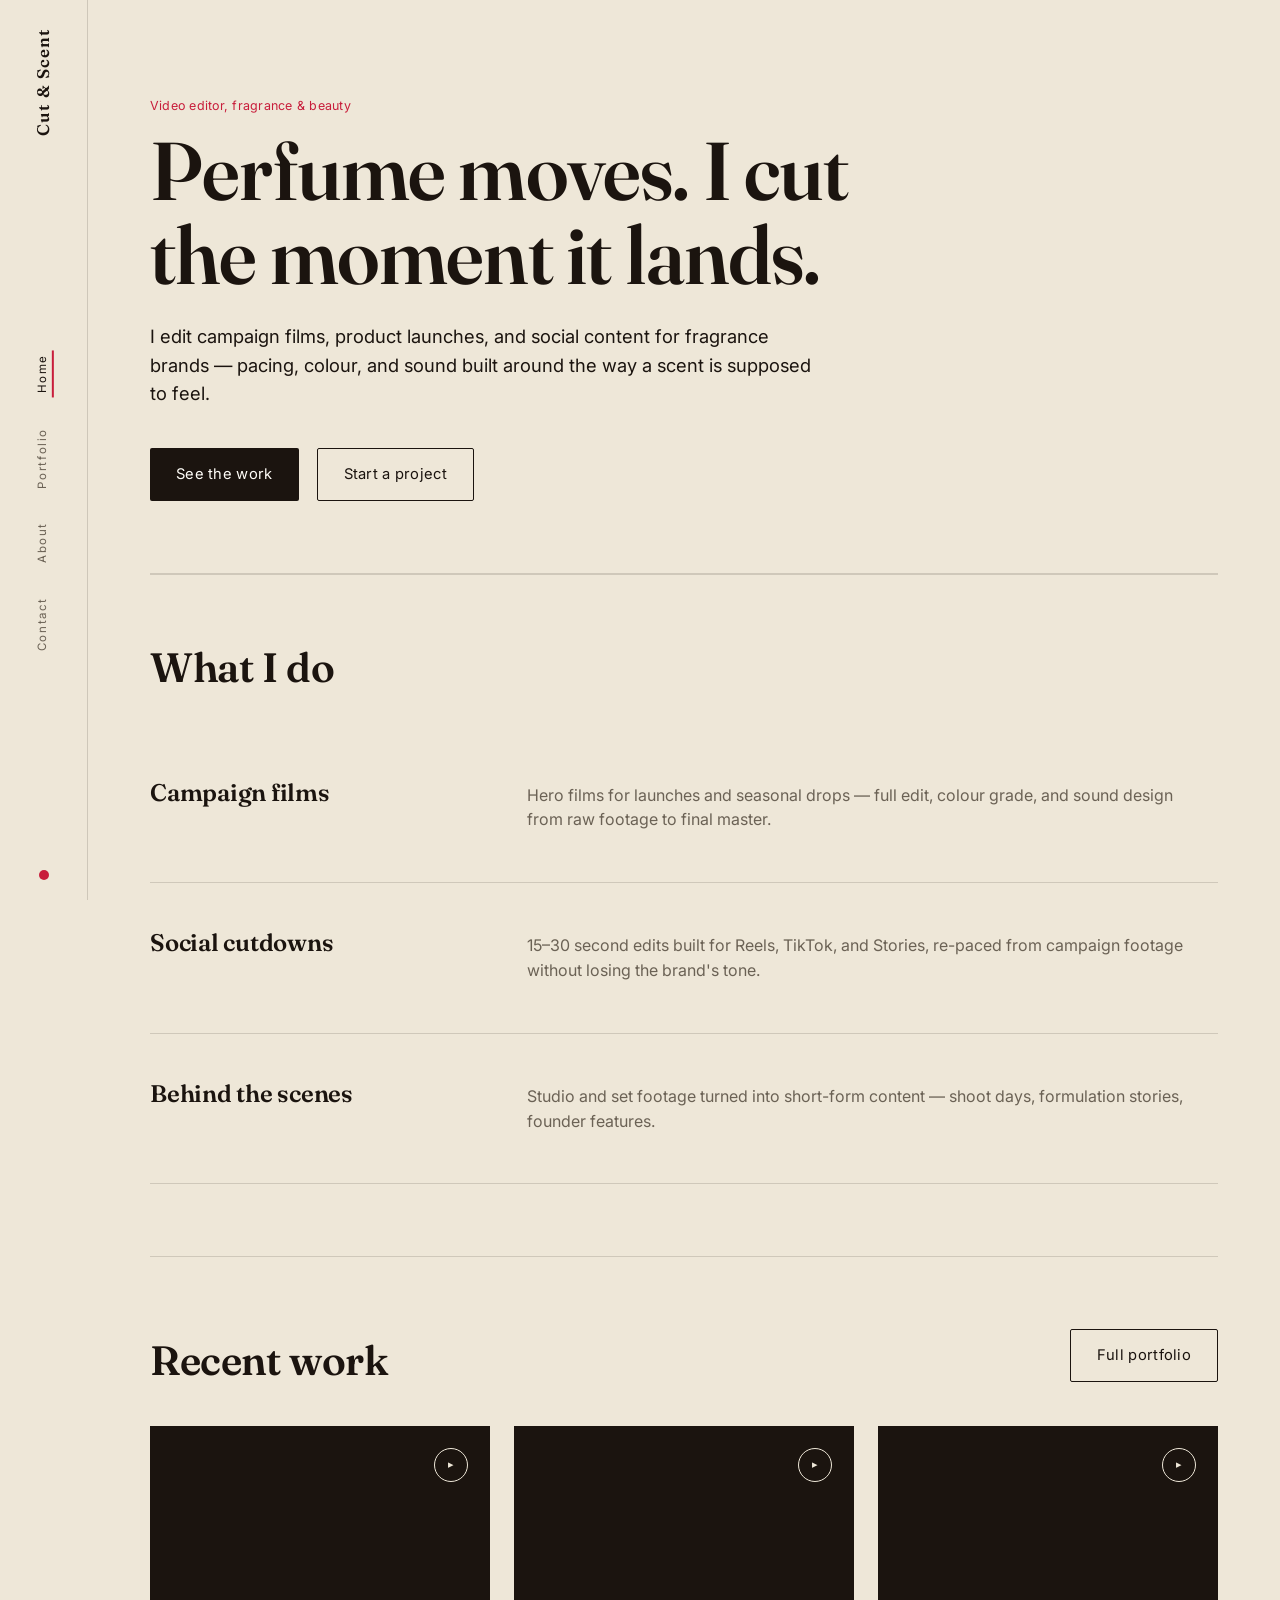
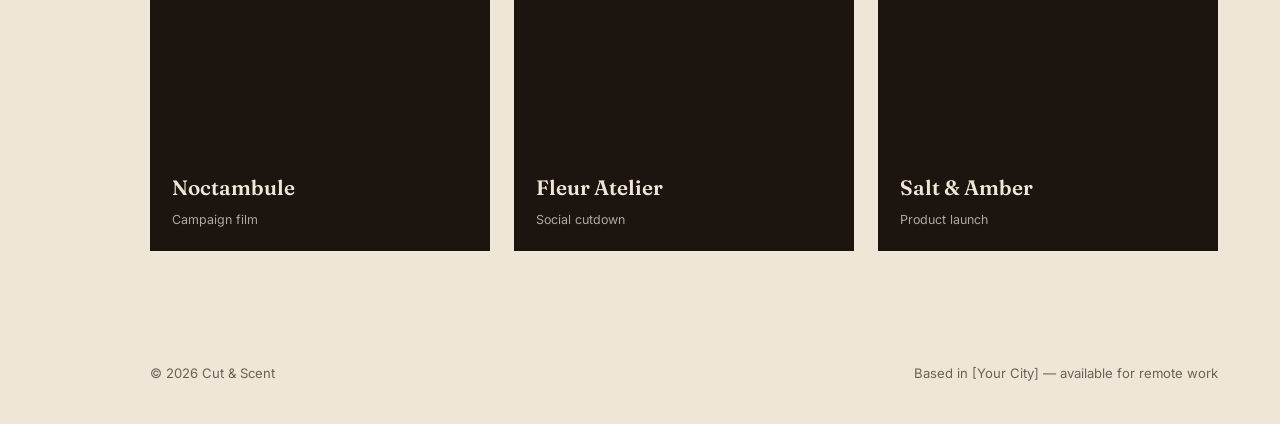
<file: index.html>
<!DOCTYPE html>
<html lang="en">
<head>
<meta charset="UTF-8">
<meta name="viewport" content="width=device-width, initial-scale=1">
<title>Cut &amp; Scent — Video Editor for Perfume Brands</title>
<meta name="description" content="Cut & Scent — video editing for fragrance brands. Campaign films, social cutdowns, and sound design for perfume launches.">
<link rel="preconnect" href="https://fonts.googleapis.com">
<link rel="preconnect" href="https://fonts.gstatic.com" crossorigin>
<link href="https://fonts.googleapis.com/css2?family=Fraunces:opsz,wght@9..144,500;9..144,600&family=Inter:wght@400;500&display=swap" rel="stylesheet">
<link rel="stylesheet" href="style.css">
</head>
<body>

<div class="topbar">
  <a href="index.html" class="wordmark-h">Cut &amp; Scent</a>
  <button class="menu-btn" aria-label="Open menu"><span></span><span></span><span></span></button>
</div>
<nav class="mobile-nav">
  <a href="index.html" class="current">Home</a>
  <a href="portfolio.html">Portfolio</a>
  <a href="about.html">About</a>
  <a href="contact.html">Contact</a>
</nav>

<div class="shell">
  <aside class="rail">
    <a href="index.html" class="wordmark">Cut &amp; Scent</a>
    <nav>
      <a href="index.html" class="current">Home</a>
      <a href="portfolio.html">Portfolio</a>
      <a href="about.html">About</a>
      <a href="contact.html">Contact</a>
    </nav>
    <span class="rail-mark"></span>
  </aside>

  <main>
    <div class="wrap">
      <section class="hero">
        <p class="eyebrow">Video editor, fragrance &amp; beauty</p>
        <h1>Perfume moves. I cut the moment it lands.</h1>
        <p class="lede">I edit campaign films, product launches, and social content for fragrance brands — pacing, colour, and sound built around the way a scent is supposed to feel.</p>
        <div class="hero-actions">
          <a href="portfolio.html" class="btn btn-solid">See the work</a>
          <a href="contact.html" class="btn btn-line">Start a project</a>
        </div>
      </section>

      <section class="services">
        <div class="section-head">
          <h2>What I do</h2>
        </div>
        <div class="service-row">
          <h3>Campaign films</h3>
          <p class="muted">Hero films for launches and seasonal drops — full edit, colour grade, and sound design from raw footage to final master.</p>
        </div>
        <div class="service-row">
          <h3>Social cutdowns</h3>
          <p class="muted">15–30 second edits built for Reels, TikTok, and Stories, re-paced from campaign footage without losing the brand's tone.</p>
        </div>
        <div class="service-row">
          <h3>Behind the scenes</h3>
          <p class="muted">Studio and set footage turned into short-form content — shoot days, formulation stories, founder features.</p>
        </div>
      </section>

      <section class="work">
        <div class="section-head">
          <h2>Recent work</h2>
          <a href="portfolio.html" class="btn btn-line">Full portfolio</a>
        </div>
        <div class="reel-grid">
          <a href="portfolio.html" class="reel">
            <span class="play">▸</span>
            <span class="r-brand">Noctambule</span>
            <span class="r-type">Campaign film</span>
          </a>
          <a href="portfolio.html" class="reel">
            <span class="play">▸</span>
            <span class="r-brand">Fleur Atelier</span>
            <span class="r-type">Social cutdown</span>
          </a>
          <a href="portfolio.html" class="reel">
            <span class="play">▸</span>
            <span class="r-brand">Salt &amp; Amber</span>
            <span class="r-type">Product launch</span>
          </a>
        </div>
      </section>

      <footer>
        <span>© 2026 Cut &amp; Scent</span>
        <span>Based in [Your City] — available for remote work</span>
      </footer>
    </div>
  </main>
</div>

<script src="script.js"></script>
</body>
</html>
</file>
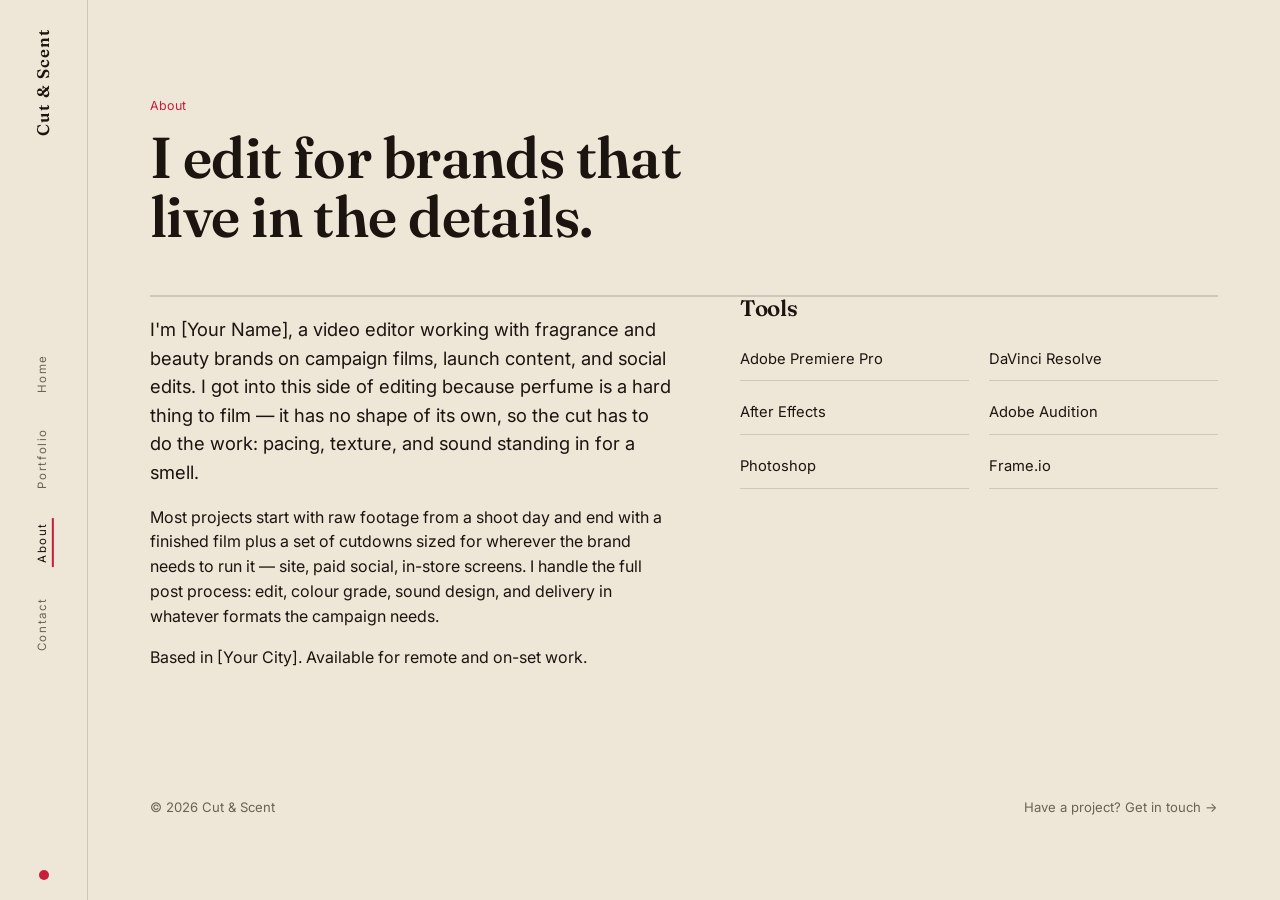
<file: about.html>
<!DOCTYPE html>
<html lang="en">
<head>
<meta charset="UTF-8">
<meta name="viewport" content="width=device-width, initial-scale=1">
<title>About — Cut &amp; Scent</title>
<link rel="preconnect" href="https://fonts.googleapis.com">
<link rel="preconnect" href="https://fonts.gstatic.com" crossorigin>
<link href="https://fonts.googleapis.com/css2?family=Fraunces:opsz,wght@9..144,500;9..144,600&family=Inter:wght@400;500&display=swap" rel="stylesheet">
<link rel="stylesheet" href="style.css">
</head>
<body>

<div class="topbar">
  <a href="index.html" class="wordmark-h">Cut &amp; Scent</a>
  <button class="menu-btn" aria-label="Open menu"><span></span><span></span><span></span></button>
</div>
<nav class="mobile-nav">
  <a href="index.html">Home</a>
  <a href="portfolio.html">Portfolio</a>
  <a href="about.html" class="current">About</a>
  <a href="contact.html">Contact</a>
</nav>

<div class="shell">
  <aside class="rail">
    <a href="index.html" class="wordmark">Cut &amp; Scent</a>
    <nav>
      <a href="index.html">Home</a>
      <a href="portfolio.html">Portfolio</a>
      <a href="about.html" class="current">About</a>
      <a href="contact.html">Contact</a>
    </nav>
    <span class="rail-mark"></span>
  </aside>

  <main>
    <div class="wrap">
      <section class="hero" style="padding-bottom:48px;">
        <p class="eyebrow">About</p>
        <h1 style="font-size:clamp(2.2rem,5vw,3.6rem);">I edit for brands that live in the details.</h1>
      </section>

      <section style="padding-top:0;">
        <div class="about-grid">
          <div>
            <p class="lede">I'm [Your Name], a video editor working with fragrance and beauty brands on campaign films, launch content, and social edits. I got into this side of editing because perfume is a hard thing to film — it has no shape of its own, so the cut has to do the work: pacing, texture, and sound standing in for a smell.</p>
            <p>Most projects start with raw footage from a shoot day and end with a finished film plus a set of cutdowns sized for wherever the brand needs to run it — site, paid social, in-store screens. I handle the full post process: edit, colour grade, sound design, and delivery in whatever formats the campaign needs.</p>
            <p>Based in [Your City]. Available for remote and on-set work.</p>
          </div>

          <div>
            <h2 style="font-size:1.4rem; margin-bottom:6px;">Tools</h2>
            <ul class="tool-list">
              <li>Adobe Premiere Pro</li>
              <li>DaVinci Resolve</li>
              <li>After Effects</li>
              <li>Adobe Audition</li>
              <li>Photoshop</li>
              <li>Frame.io</li>
            </ul>
          </div>
        </div>
      </section>

      <footer>
        <span>© 2026 Cut &amp; Scent</span>
        <a href="contact.html" style="text-decoration:none;">Have a project? Get in touch →</a>
      </footer>
    </div>
  </main>
</div>

<script src="script.js"></script>
</body>
</html>
</file>
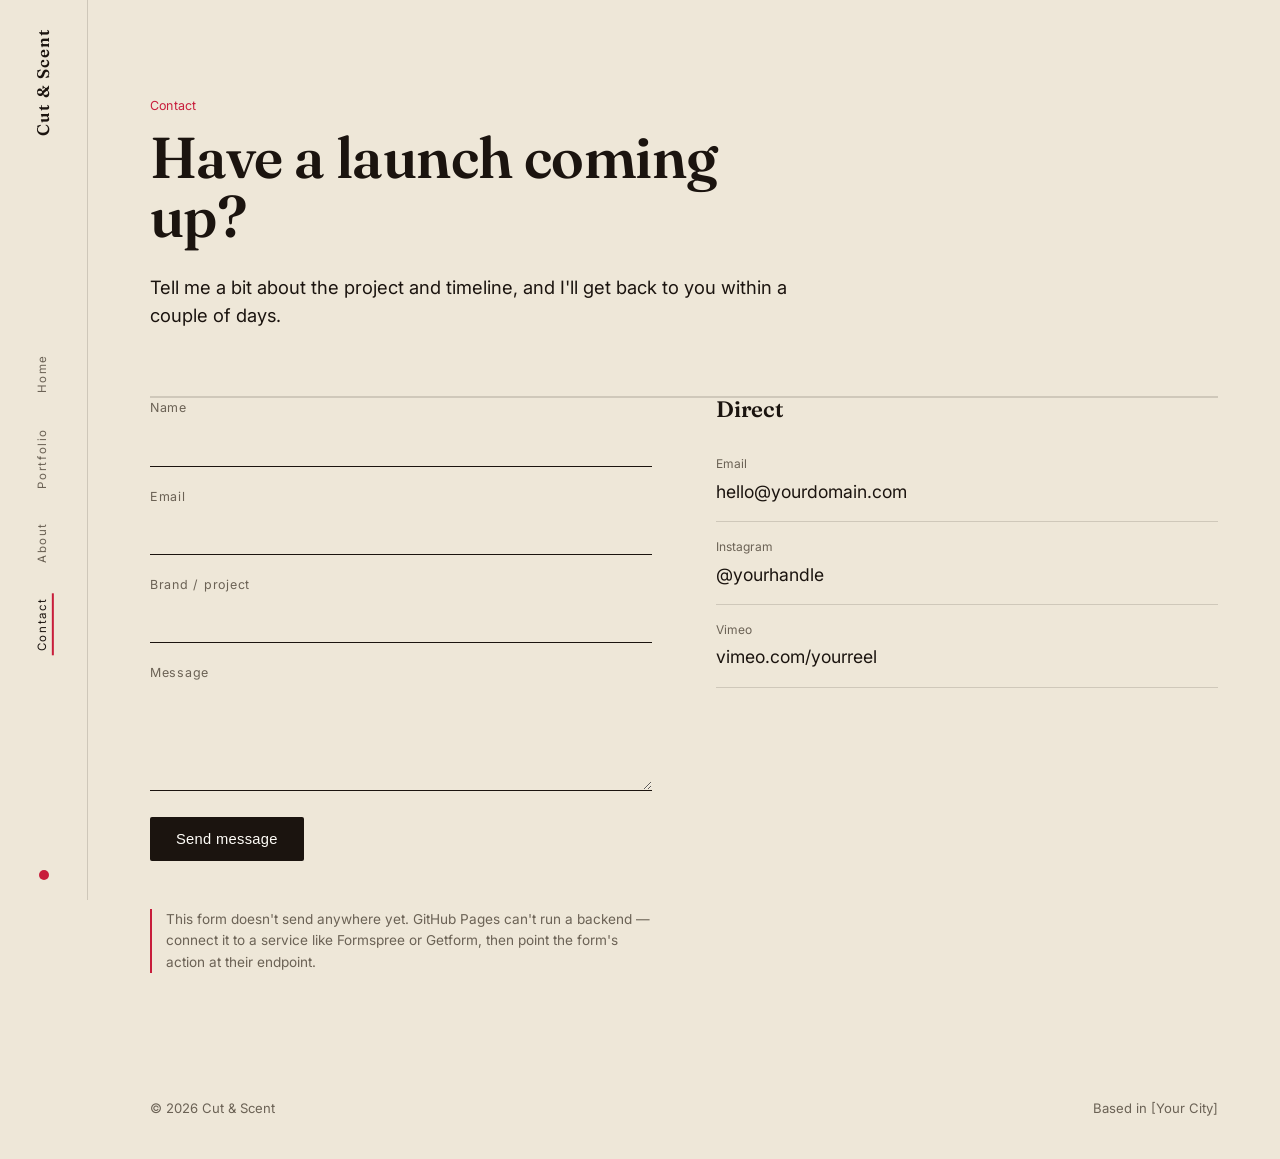
<file: contact.html>
<!DOCTYPE html>
<html lang="en">
<head>
<meta charset="UTF-8">
<meta name="viewport" content="width=device-width, initial-scale=1">
<title>Contact — Cut &amp; Scent</title>
<link rel="preconnect" href="https://fonts.googleapis.com">
<link rel="preconnect" href="https://fonts.gstatic.com" crossorigin>
<link href="https://fonts.googleapis.com/css2?family=Fraunces:opsz,wght@9..144,500;9..144,600&family=Inter:wght@400;500&display=swap" rel="stylesheet">
<link rel="stylesheet" href="style.css">
</head>
<body>

<div class="topbar">
  <a href="index.html" class="wordmark-h">Cut &amp; Scent</a>
  <button class="menu-btn" aria-label="Open menu"><span></span><span></span><span></span></button>
</div>
<nav class="mobile-nav">
  <a href="index.html">Home</a>
  <a href="portfolio.html">Portfolio</a>
  <a href="about.html">About</a>
  <a href="contact.html" class="current">Contact</a>
</nav>

<div class="shell">
  <aside class="rail">
    <a href="index.html" class="wordmark">Cut &amp; Scent</a>
    <nav>
      <a href="index.html">Home</a>
      <a href="portfolio.html">Portfolio</a>
      <a href="about.html">About</a>
      <a href="contact.html" class="current">Contact</a>
    </nav>
    <span class="rail-mark"></span>
  </aside>

  <main>
    <div class="wrap">
      <section class="hero" style="padding-bottom:48px;">
        <p class="eyebrow">Contact</p>
        <h1 style="font-size:clamp(2.2rem,5vw,3.6rem);">Have a launch coming up?</h1>
        <p class="lede">Tell me a bit about the project and timeline, and I'll get back to you within a couple of days.</p>
      </section>

      <section style="padding-top:0;">
        <div class="contact-grid">
          <form>
            <div>
              <label for="name">Name</label>
              <input type="text" id="name" name="name" required>
            </div>
            <div>
              <label for="email">Email</label>
              <input type="email" id="email" name="email" required>
            </div>
            <div>
              <label for="brand">Brand / project</label>
              <input type="text" id="brand" name="brand">
            </div>
            <div>
              <label for="message">Message</label>
              <textarea id="message" name="message" required></textarea>
            </div>
            <button type="submit" class="btn btn-solid" style="align-self:flex-start; border:none; cursor:pointer;">Send message</button>
            <p class="note">This form doesn't send anywhere yet. GitHub Pages can't run a backend — connect it to a service like Formspree or Getform, then point the form's action at their endpoint.</p>
          </form>

          <div>
            <h2 style="font-size:1.4rem; margin-bottom:6px;">Direct</h2>
            <ul class="contact-list">
              <li>
                <span>Email</span>
                <a href="mailto:hello@yourdomain.com">hello@yourdomain.com</a>
              </li>
              <li>
                <span>Instagram</span>
                <a href="#">@yourhandle</a>
              </li>
              <li>
                <span>Vimeo</span>
                <a href="#">vimeo.com/yourreel</a>
              </li>
            </ul>
          </div>
        </div>
      </section>

      <footer>
        <span>© 2026 Cut &amp; Scent</span>
        <span>Based in [Your City]</span>
      </footer>
    </div>
  </main>
</div>

<script src="script.js"></script>
</body>
</html>
</file>
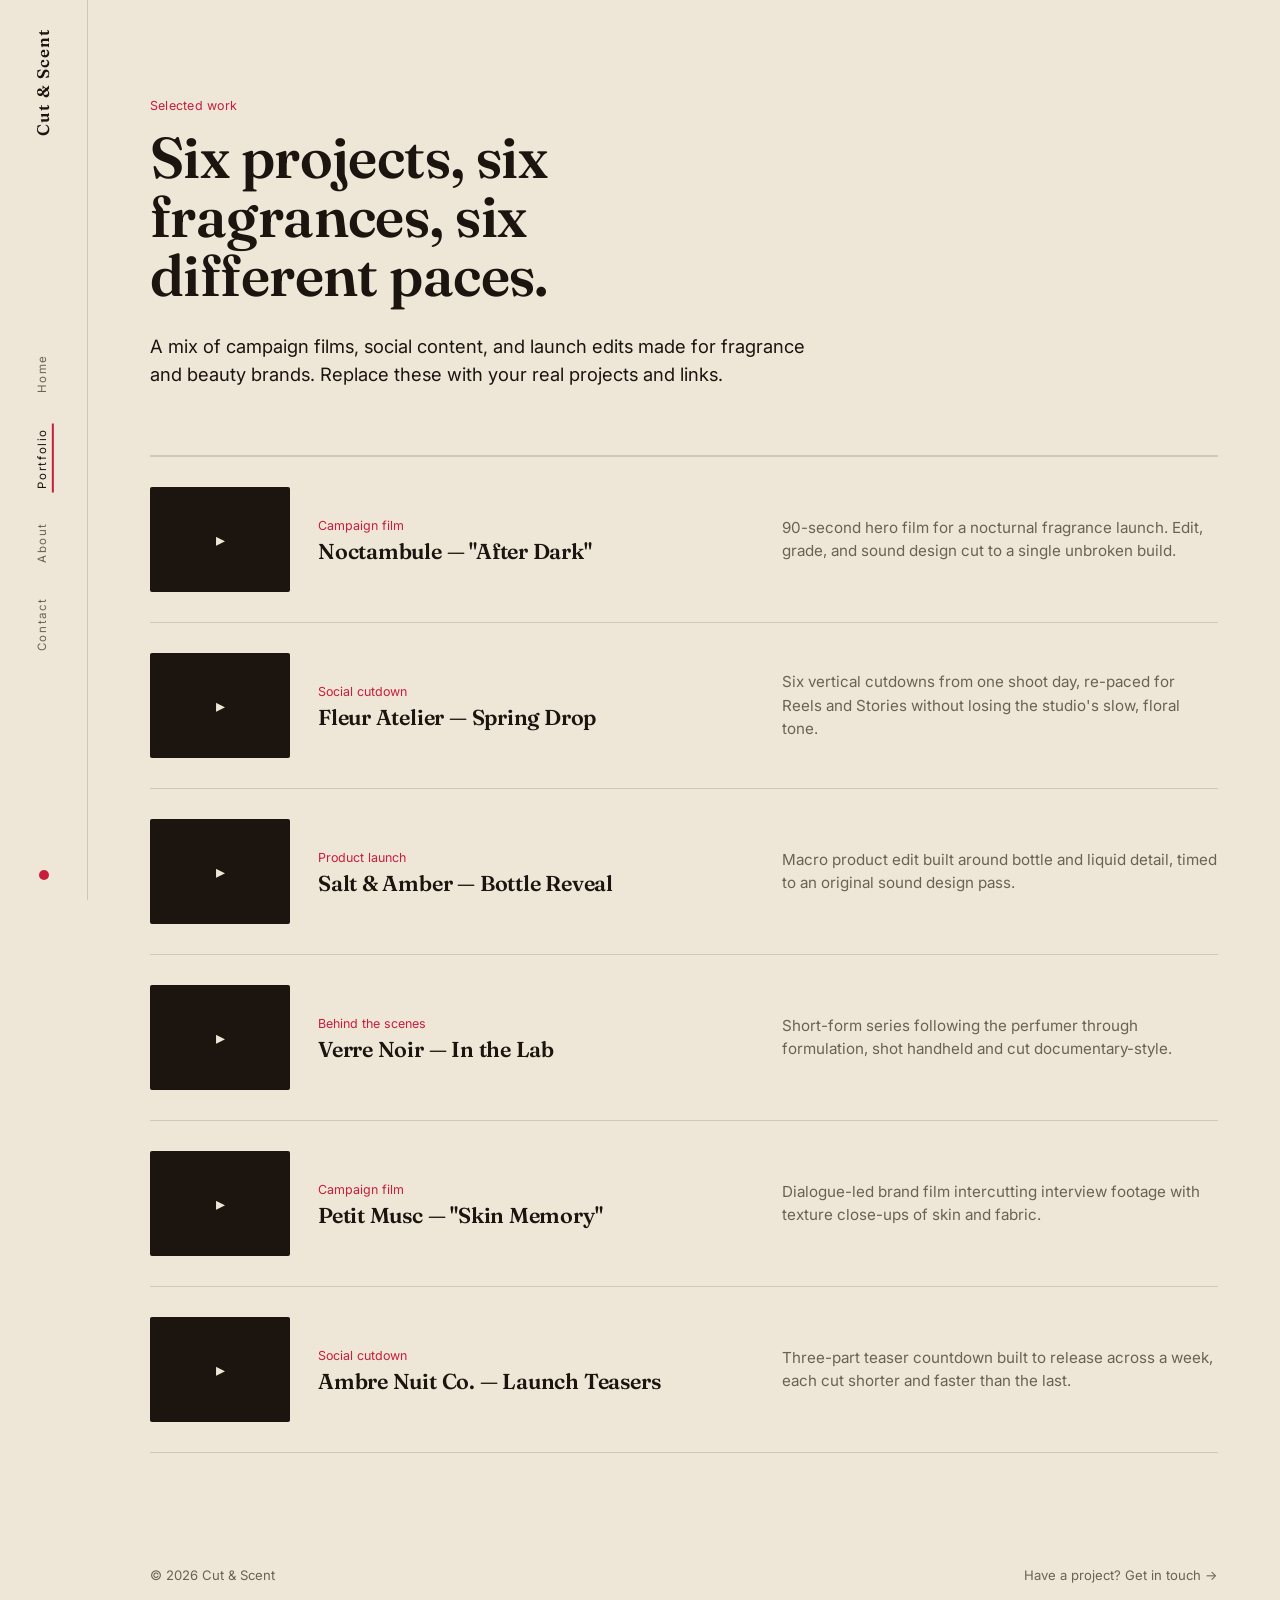
<file: portfolio.html>
<!DOCTYPE html>
<html lang="en">
<head>
<meta charset="UTF-8">
<meta name="viewport" content="width=device-width, initial-scale=1">
<title>Portfolio — Cut &amp; Scent</title>
<link rel="preconnect" href="https://fonts.googleapis.com">
<link rel="preconnect" href="https://fonts.gstatic.com" crossorigin>
<link href="https://fonts.googleapis.com/css2?family=Fraunces:opsz,wght@9..144,500;9..144,600&family=Inter:wght@400;500&display=swap" rel="stylesheet">
<link rel="stylesheet" href="style.css">
</head>
<body>

<div class="topbar">
  <a href="index.html" class="wordmark-h">Cut &amp; Scent</a>
  <button class="menu-btn" aria-label="Open menu"><span></span><span></span><span></span></button>
</div>
<nav class="mobile-nav">
  <a href="index.html">Home</a>
  <a href="portfolio.html" class="current">Portfolio</a>
  <a href="about.html">About</a>
  <a href="contact.html">Contact</a>
</nav>

<div class="shell">
  <aside class="rail">
    <a href="index.html" class="wordmark">Cut &amp; Scent</a>
    <nav>
      <a href="index.html">Home</a>
      <a href="portfolio.html" class="current">Portfolio</a>
      <a href="about.html">About</a>
      <a href="contact.html">Contact</a>
    </nav>
    <span class="rail-mark"></span>
  </aside>

  <main>
    <div class="wrap">
      <section class="hero" style="padding-bottom:48px;">
        <p class="eyebrow">Selected work</p>
        <h1 style="font-size:clamp(2.2rem,5vw,3.6rem);">Six projects, six fragrances, six different paces.</h1>
        <p class="lede">A mix of campaign films, social content, and launch edits made for fragrance and beauty brands. Replace these with your real projects and links.</p>
      </section>

      <section class="proj-list" style="padding-top:0;">
        <a href="#" class="proj">
          <div class="proj-swatch"></div>
          <div>
            <p class="p-type">Campaign film</p>
            <h3>Noctambule — "After Dark"</h3>
          </div>
          <p>90-second hero film for a nocturnal fragrance launch. Edit, grade, and sound design cut to a single unbroken build.</p>
        </a>
        <a href="#" class="proj">
          <div class="proj-swatch"></div>
          <div>
            <p class="p-type">Social cutdown</p>
            <h3>Fleur Atelier — Spring Drop</h3>
          </div>
          <p>Six vertical cutdowns from one shoot day, re-paced for Reels and Stories without losing the studio's slow, floral tone.</p>
        </a>
        <a href="#" class="proj">
          <div class="proj-swatch"></div>
          <div>
            <p class="p-type">Product launch</p>
            <h3>Salt &amp; Amber — Bottle Reveal</h3>
          </div>
          <p>Macro product edit built around bottle and liquid detail, timed to an original sound design pass.</p>
        </a>
        <a href="#" class="proj">
          <div class="proj-swatch"></div>
          <div>
            <p class="p-type">Behind the scenes</p>
            <h3>Verre Noir — In the Lab</h3>
          </div>
          <p>Short-form series following the perfumer through formulation, shot handheld and cut documentary-style.</p>
        </a>
        <a href="#" class="proj">
          <div class="proj-swatch"></div>
          <div>
            <p class="p-type">Campaign film</p>
            <h3>Petit Musc — "Skin Memory"</h3>
          </div>
          <p>Dialogue-led brand film intercutting interview footage with texture close-ups of skin and fabric.</p>
        </a>
        <a href="#" class="proj">
          <div class="proj-swatch"></div>
          <div>
            <p class="p-type">Social cutdown</p>
            <h3>Ambre Nuit Co. — Launch Teasers</h3>
          </div>
          <p>Three-part teaser countdown built to release across a week, each cut shorter and faster than the last.</p>
        </a>
      </section>

      <footer>
        <span>© 2026 Cut &amp; Scent</span>
        <a href="contact.html" style="text-decoration:none;">Have a project? Get in touch →</a>
      </footer>
    </div>
  </main>
</div>

<script src="script.js"></script>
</body>
</html>
</file>
<file: style.css>
/* ============================================================
   CUT & SCENT — editorial portfolio for a perfume video editor
   ============================================================ */

:root {
  --ink: #1b140f;
  --paper: #eee7d8;
  --paper-dim: #e2d9c4;
  --white: #fffdf8;
  --accent: #c81d3b;
  --muted: #6b6255;

  --display: "Fraunces", "Iowan Old Style", Georgia, serif;
  --body: "Inter", -apple-system, BlinkMacSystemFont, "Segoe UI", sans-serif;

  --rail: 88px;
}

* { box-sizing: border-box; }

html {
  scroll-behavior: smooth;
}

body {
  margin: 0;
  background: var(--paper);
  color: var(--ink);
  font-family: var(--body);
  font-size: 16px;
  line-height: 1.55;
  -webkit-font-smoothing: antialiased;
}

a { color: inherit; }

img { max-width: 100%; display: block; }

::selection {
  background: var(--accent);
  color: var(--white);
}

/* ---------- Layout shell ---------- */

.shell {
  display: flex;
  min-height: 100vh;
}

/* Left rail — wordmark + nav, becomes a top bar on mobile */
.rail {
  width: var(--rail);
  flex-shrink: 0;
  border-right: 1px solid rgba(27, 20, 15, 0.15);
  display: flex;
  flex-direction: column;
  align-items: center;
  justify-content: space-between;
  padding: 28px 0 20px;
  position: sticky;
  top: 0;
  height: 100vh;
}

.wordmark {
  writing-mode: vertical-rl;
  transform: rotate(180deg);
  font-family: var(--display);
  font-weight: 600;
  font-size: 1.05rem;
  letter-spacing: 0.06em;
  text-decoration: none;
  color: var(--ink);
}

.rail nav {
  display: flex;
  flex-direction: column;
  align-items: center;
  gap: 26px;
}

.rail nav a {
  writing-mode: vertical-rl;
  transform: rotate(180deg);
  text-decoration: none;
  font-size: 0.72rem;
  letter-spacing: 0.14em;
  color: var(--muted);
  padding: 4px 0;
  border-left: 2px solid transparent;
}

.rail nav a.current,
.rail nav a:hover {
  color: var(--ink);
  border-left-color: var(--accent);
}

.rail-mark {
  width: 10px;
  height: 10px;
  border-radius: 50%;
  background: var(--accent);
}

/* Mobile top bar (hidden on desktop) */
.topbar {
  display: none;
  align-items: center;
  justify-content: space-between;
  padding: 18px 20px;
  border-bottom: 1px solid rgba(27, 20, 15, 0.15);
  position: sticky;
  top: 0;
  background: var(--paper);
  z-index: 40;
}

.topbar .wordmark-h {
  font-family: var(--display);
  font-weight: 600;
  font-size: 1.15rem;
  text-decoration: none;
  color: var(--ink);
}

.menu-btn {
  background: none;
  border: 1px solid var(--ink);
  border-radius: 3px;
  width: 40px;
  height: 34px;
  display: flex;
  flex-direction: column;
  align-items: center;
  justify-content: center;
  gap: 5px;
  cursor: pointer;
}
.menu-btn span {
  width: 18px;
  height: 2px;
  background: var(--ink);
}

.mobile-nav {
  display: none;
  flex-direction: column;
  border-bottom: 1px solid rgba(27, 20, 15, 0.15);
  background: var(--paper);
}
.mobile-nav.open { display: flex; }
.mobile-nav a {
  padding: 16px 20px;
  text-decoration: none;
  color: var(--ink);
  font-size: 0.95rem;
  letter-spacing: 0.04em;
  border-top: 1px solid rgba(27, 20, 15, 0.1);
}
.mobile-nav a.current { color: var(--accent); }

main {
  flex: 1;
  min-width: 0;
}

.wrap {
  max-width: 1180px;
  margin: 0 auto;
  padding: 0 56px;
}

/* ---------- Type ---------- */

h1, h2, h3 {
  font-family: var(--display);
  font-weight: 600;
  line-height: 1.02;
  margin: 0;
  letter-spacing: -0.01em;
}

.eyebrow {
  font-size: 0.78rem;
  color: var(--accent);
  letter-spacing: 0.02em;
  margin: 0 0 14px;
}

p.lede {
  font-size: 1.15rem;
  color: var(--ink);
  max-width: 56ch;
}

p { max-width: 68ch; }

.muted { color: var(--muted); }

/* ---------- Hero ---------- */

.hero {
  padding: 96px 0 72px;
  border-bottom: 1px solid rgba(27, 20, 15, 0.15);
}

.hero h1 {
  font-size: clamp(2.6rem, 6.4vw, 5.4rem);
  max-width: 15ch;
}

.hero .lede {
  margin-top: 26px;
}

.hero-actions {
  display: flex;
  gap: 18px;
  margin-top: 40px;
  flex-wrap: wrap;
}

.btn {
  display: inline-flex;
  align-items: center;
  gap: 10px;
  padding: 14px 26px;
  text-decoration: none;
  font-size: 0.92rem;
  letter-spacing: 0.02em;
  border-radius: 2px;
  transition: transform 0.15s ease;
}
.btn:hover { transform: translateY(-2px); }

.btn-solid {
  background: var(--ink);
  color: var(--white);
}
.btn-solid:hover { background: var(--accent); }

.btn-line {
  border: 1px solid var(--ink);
  color: var(--ink);
}
.btn-line:hover { border-color: var(--accent); color: var(--accent); }

/* ---------- Sections ---------- */

section { padding: 72px 0; }
section + section { border-top: 1px solid rgba(27, 20, 15, 0.15); }

.section-head {
  display: flex;
  justify-content: space-between;
  align-items: flex-end;
  gap: 24px;
  margin-bottom: 44px;
  flex-wrap: wrap;
}

.section-head h2 {
  font-size: clamp(1.8rem, 3.2vw, 2.6rem);
}

/* Services list */
.services {
  border-top: 1px solid rgba(27, 20, 15, 0.15);
}
.service-row {
  display: grid;
  grid-template-columns: 1fr 2fr;
  gap: 32px;
  padding: 34px 0;
  border-bottom: 1px solid rgba(27, 20, 15, 0.15);
  align-items: baseline;
}
.service-row h3 {
  font-size: 1.5rem;
}

/* Reel / project cards */
.reel-grid {
  display: grid;
  grid-template-columns: repeat(3, 1fr);
  gap: 24px;
}
.reel {
  aspect-ratio: 4 / 5;
  background: var(--ink);
  color: var(--paper);
  position: relative;
  overflow: hidden;
  text-decoration: none;
  display: flex;
  flex-direction: column;
  justify-content: flex-end;
  padding: 22px;
}
.reel::before {
  content: "";
  position: absolute;
  inset: 0;
  background: var(--accent);
  opacity: 0;
  transition: opacity 0.25s ease;
}
.reel:hover::before { opacity: 0.86; }
.reel .play {
  position: absolute;
  top: 22px;
  right: 22px;
  width: 34px;
  height: 34px;
  border: 1px solid var(--paper);
  border-radius: 50%;
  display: flex;
  align-items: center;
  justify-content: center;
  font-size: 0.7rem;
  z-index: 2;
}
.reel .r-brand {
  font-family: var(--display);
  font-size: 1.3rem;
  font-weight: 600;
  position: relative;
  z-index: 2;
}
.reel .r-type {
  font-size: 0.78rem;
  color: rgba(238, 231, 216, 0.7);
  margin-top: 6px;
  position: relative;
  z-index: 2;
}
.reel:hover .r-type { color: var(--white); }

/* Portfolio page — list layout */
.proj-list { border-top: 1px solid rgba(27, 20, 15, 0.15); }
.proj {
  display: grid;
  grid-template-columns: 140px 1fr 1fr;
  gap: 28px;
  padding: 30px 0;
  border-bottom: 1px solid rgba(27, 20, 15, 0.15);
  align-items: center;
  text-decoration: none;
  color: var(--ink);
}
.proj-swatch {
  width: 100%;
  aspect-ratio: 4/3;
  background: var(--ink);
  border-radius: 2px;
  position: relative;
}
.proj-swatch::after {
  content: "▸";
  position: absolute;
  inset: 0;
  display: flex;
  align-items: center;
  justify-content: center;
  color: var(--paper);
  font-size: 1.1rem;
}
.proj:hover .proj-swatch { background: var(--accent); }
.proj h3 { font-size: 1.35rem; }
.proj .p-type { font-size: 0.78rem; color: var(--accent); margin-bottom: 6px; }
.proj p { font-size: 0.95rem; color: var(--muted); margin: 0; }

/* About */
.about-grid {
  display: grid;
  grid-template-columns: 1.1fr 1fr;
  gap: 64px;
  align-items: start;
}
.tool-list {
  list-style: none;
  padding: 0;
  margin: 18px 0 0;
  display: grid;
  grid-template-columns: 1fr 1fr;
  gap: 10px 20px;
}
.tool-list li {
  padding: 10px 0;
  border-bottom: 1px solid rgba(27, 20, 15, 0.15);
  font-size: 0.92rem;
}

/* Contact */
.contact-grid {
  display: grid;
  grid-template-columns: 1fr 1fr;
  gap: 64px;
}
form { display: flex; flex-direction: column; gap: 20px; }
label {
  font-size: 0.78rem;
  letter-spacing: 0.06em;
  color: var(--muted);
  margin-bottom: 8px;
  display: block;
}
input, textarea {
  width: 100%;
  background: transparent;
  border: none;
  border-bottom: 1px solid var(--ink);
  padding: 10px 2px;
  font-family: var(--body);
  font-size: 1rem;
  color: var(--ink);
}
input:focus, textarea:focus {
  outline: none;
  border-bottom-color: var(--accent);
}
textarea { resize: vertical; min-height: 100px; }

.note {
  font-size: 0.85rem;
  color: var(--muted);
  border-left: 2px solid var(--accent);
  padding-left: 14px;
  margin-top: 28px;
}

.contact-list { list-style: none; padding: 0; margin: 18px 0 0; }
.contact-list li {
  padding: 16px 0;
  border-bottom: 1px solid rgba(27, 20, 15, 0.15);
}
.contact-list a { text-decoration: none; font-size: 1.1rem; }
.contact-list a:hover { color: var(--accent); }
.contact-list span {
  display: block;
  font-size: 0.75rem;
  color: var(--muted);
  margin-bottom: 4px;
}

/* Footer */
footer {
  padding: 40px 0;
  display: flex;
  justify-content: space-between;
  flex-wrap: wrap;
  gap: 12px;
  font-size: 0.82rem;
  color: var(--muted);
}

/* Focus visibility */
a:focus-visible, button:focus-visible, input:focus-visible, textarea:focus-visible {
  outline: 2px solid var(--accent);
  outline-offset: 2px;
}

/* ---------- Responsive ---------- */

@media (max-width: 860px) {
  .rail { display: none; }
  .topbar { display: flex; }
  .wrap { padding: 0 22px; }
  .hero { padding: 52px 0 48px; }
  section { padding: 52px 0; }
  .reel-grid { grid-template-columns: 1fr 1fr; }
  .service-row { grid-template-columns: 1fr; gap: 10px; }
  .proj { grid-template-columns: 90px 1fr; }
  .proj p { grid-column: 2; }
  .about-grid, .contact-grid { grid-template-columns: 1fr; }
  .tool-list { grid-template-columns: 1fr; }
}

@media (max-width: 520px) {
  .reel-grid { grid-template-columns: 1fr; }
}

@media (prefers-reduced-motion: reduce) {
  * { transition: none !important; scroll-behavior: auto !important; }
}
</file>
